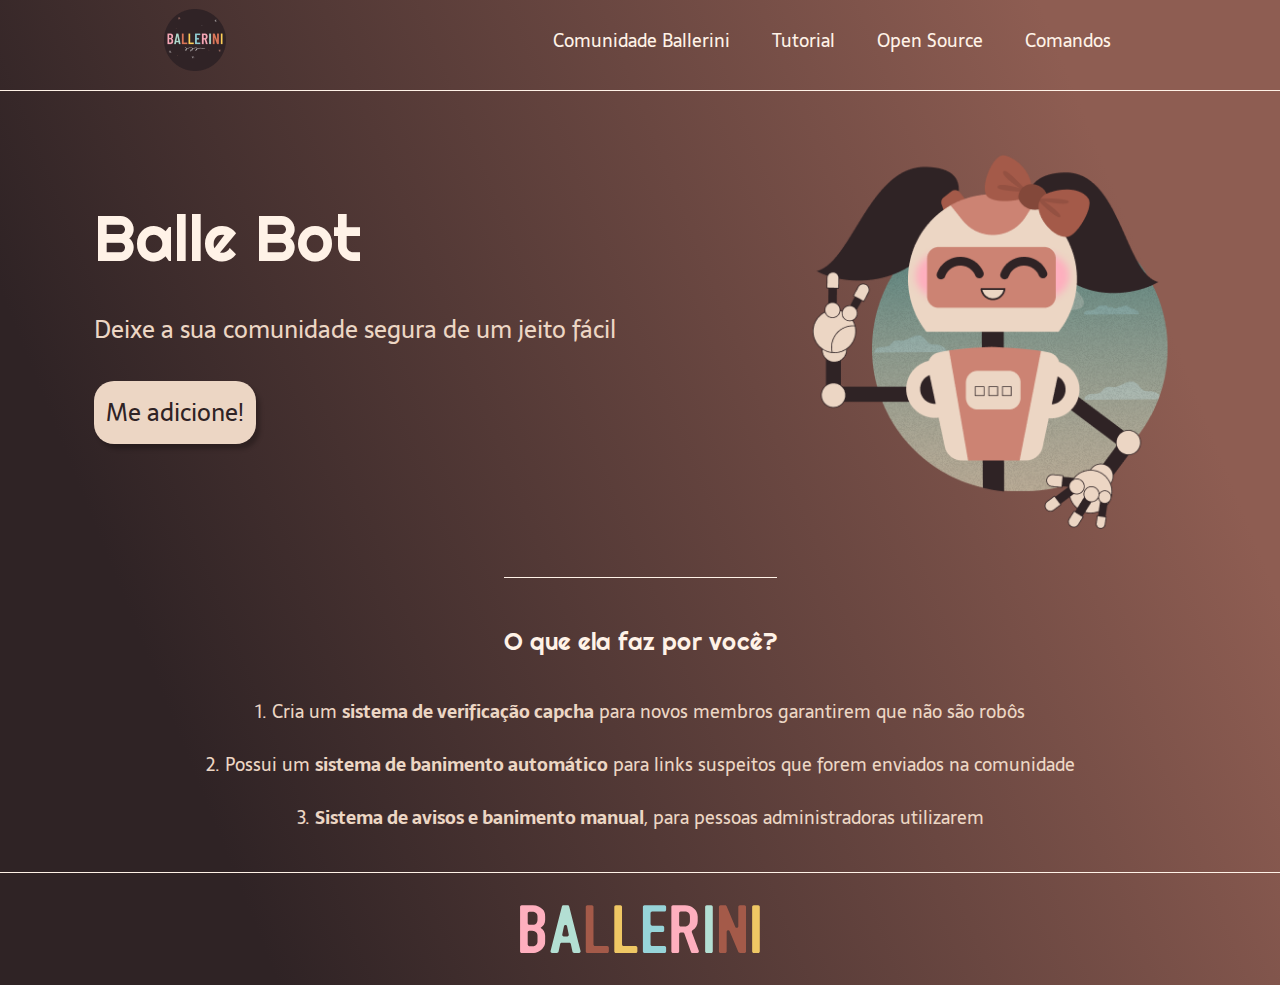
<file: Projetos/balle bot/index.html>
<!DOCTYPE html>
<html lang="pt-br">
<head>
    <meta charset="UTF-8">
    <meta http-equiv="X-UA-Compatible" content="IE=edge">
    <meta name="viewport" content="width=device-width, initial-scale=1.0">
    <link rel="shortcut icon" href="imagens/favicon.ico" type="image/x-icon">
    <title>Balle Bot</title>
    <link rel="stylesheet" href="style.css">
</head>
<body>
    <header class="page-one">
        <img class="header" src="imagens/logo.png" alt="Imagem Logo">
        <nav class="header">
            <a class="header" href="#">Comunidade Ballerini</a>
            <a class="header" href="#">Tutorial</a>
            <a class="header" href="#">Open Source</a>
            <a class="header" href="#">Comandos</a>
        </nav>
    </header>
    <main class="main-principal">
        <section class="main-principal">
            <div class="main-principal">
                <h1 class="main-principal">Balle Bot</h1>
                <h2 class="main-principal">Deixe a sua comunidade segura de um jeito fácil</h2>
                <button class="main-principal">Me adicione!</button>
            </div>
            <img class="main-principal" src="imagens/imagem bot.png" alt="Imagem Bot">
        </section>
        
        <section class="main-secundario">
            <h3 class="main-secundario">O que ela faz por você?</h3>
              <p class="main-secundario">1. Cria um <strong>sistema de verificação capcha</strong> para novos membros garantirem que não são robôs</p>
              <p class="main-secundario">2. Possui um <strong>sistema de banimento automático</strong> para links suspeitos que forem enviados na comunidade</p>
              <p class="main-secundario">3. <strong>Sistema de avisos e banimento manual</strong>, para pessoas administradoras utilizarem</p>
        </section>
    </main>
    <footer>
        <img class="footer" src="imagens/BALLERINI.svg" alt="Imagem BALLERINI">
    </footer>
</body>
</html>
</file>
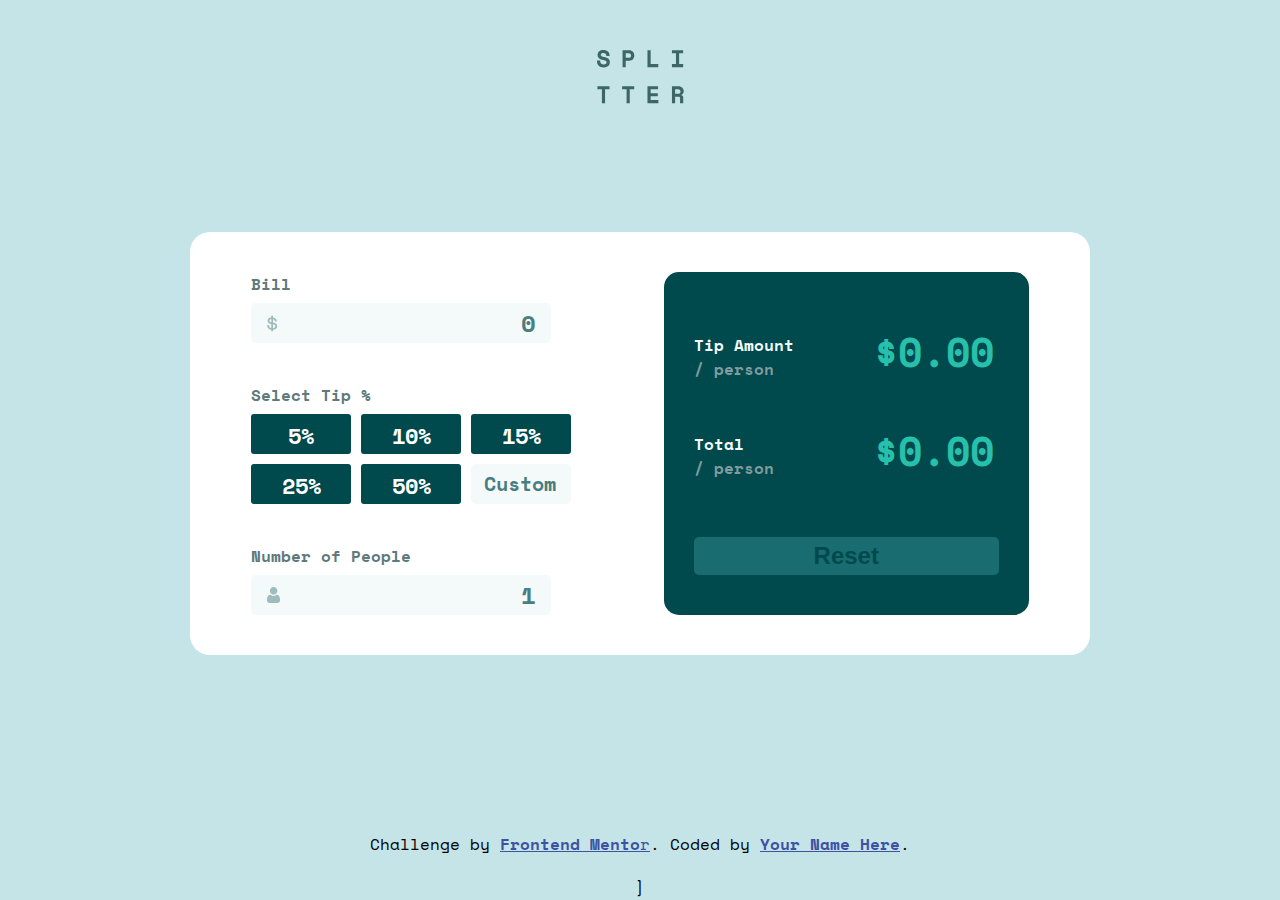
<file: Projetos/calculadora de gorjeta/index.html>
<!DOCTYPE html>
<html lang="en">
<head>
  <meta charset="UTF-8">
  <meta name="viewport" content="width=device-width, initial-scale=1.0"> <!-- displays site properly based on user's device -->

  <link rel="icon" type="image/png" sizes="32x32" href="./images/favicon-32x32.png">
  
  <title>Frontend Mentor | Tip calculator app</title>
  <link rel="stylesheet" href="styles/style.css">
</head>
<body>
  <header>
    <img src="images/logo.svg" alt="Logo" class="logo">
  </header>

  <main>
    <div class="inforDados">
      <p class="inforDados">Bill</p>
      <div class="containerIcon containerDollar">
        <img src="images/icon-dollar.svg" alt="Icon Dollar" class="iconDollar">
        <input type="number" placeholder="0" id="conta" name="conta">
      </div>

      <p class="inforDados selectPorce">Select Tip %</p>
      <div class="escolherPorc">
        <button id="btn5">5%</button>
        <button id="btn10">10%</button>
        <button id="btn15">15%</button>
        <button id="btn25">25%</button>
        <button id="btn50">50%</button>
        <input type="number" name="porcentagem" id="porcentagemCustom" placeholder="Custom" name='porcentagemCustom'>
      </div>

      
      <div class="pAviso">
        <p class="inforDados">Number of People</p>
        <span id="aviso"></span>
      </div>
      <div class="containerIcon">
        <input type="number" placeholder="1" id="peoples" name="peoples">
        <img src="images/icon-person.svg" alt="Icon Person" class="iconPerson">
      </div>
    </div>

    <div class="resultado">

      <div class="dados">
        <div class="containerDados">
            <p>Tip Amount <span>/ person</span></p>
          <span class="resulAmont">$0.00</span>
        </div>
        
        <div  class="containerDados">
            <p>Total <span>/ person</span></p>
          <span class="resulTotal">$0.00</span>
        </div> 
      </div>

      <button id="btnResete">Reset</button>
    </div>
  </main>
  
  <footer class="attribution">
    Challenge by <a href="https://www.frontendmentor.io?ref=challenge" target="_blank"><strong>Frontend Mento</strong>r</a>. 
    Coded by <a href="#"><strong>Your Name Here</strong></a>.
  </footer>

  <script src="scripts/script.js"></script>
</body>
</html>]
</file>
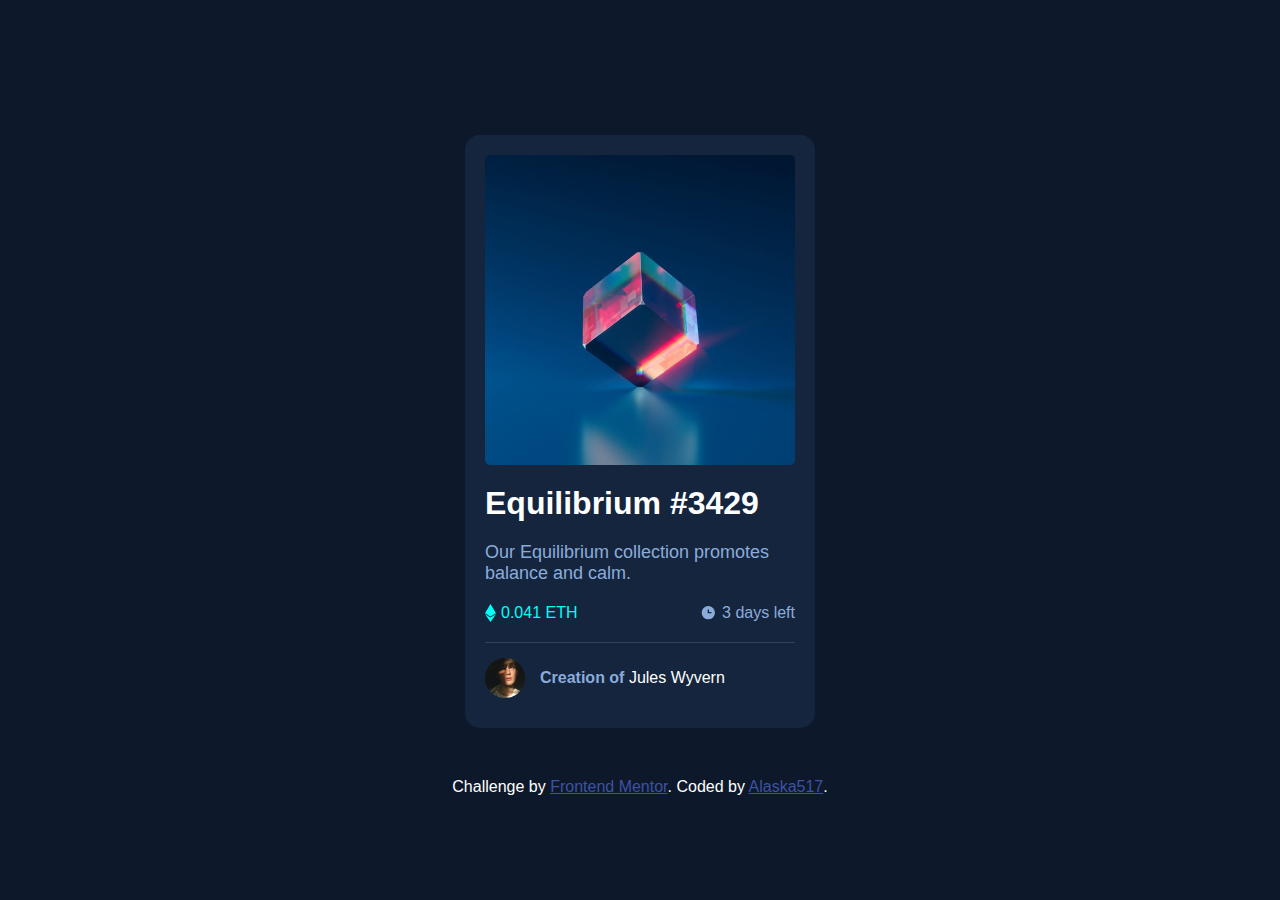
<file: Projetos/cartao nft/index.html>
<!DOCTYPE html>
<html lang="en">
<head>
  <meta charset="UTF-8">
  <meta name="viewport" content="width=device-width, initial-scale=1.0"> <!-- displays site properly based on user's device -->

  <link rel="icon" type="image/png" sizes="32x32" href="./images/favicon-32x32.png">
  
  <title>Frontend Mentor | NFT preview card component</title>
  <link rel="stylesheet" href="styles/styles.css">

  <!-- Feel free to remove these styles or customise in your own stylesheet 👍 -->
</head>
<body>

  <main>
      <section>

            <div class="background-equilibrium">
                <img src="images/icon-view.svg" alt="View">
           </div>
        <img class="equilibrium" src="images/image-equilibrium.jpg" alt="Image Equilibrium">
        <h1 class="equilibrium">Equilibrium #3429</h1>
        <p class="equilibrium">Our Equilibrium collection promotes balance and calm.</p>
        <div class="container">
            <div class="ethereum">
                <img class="ethereum" src="images/icon-ethereum.svg" alt="icon-ethereum">
                <span class="ethereum">0.041 ETH</span>
            </div>
            <div class="clock">
               <img src="images/icon-clock.svg" alt="icon-clock">
               <span class="clock">3 days left</span>
            </div>
        </div>

        <div class="wyvern">
           <img class="avatar" src="images/image-avatar.png" alt="Image Avatar">
           <p  class="wyvern"><strong class="wyvern">Creation of</strong> <span class="wyvern">Jules Wyvern</span></p>
        </div>
      </section>
  </main>

  <footer>
    <p class="attribution">
      Challenge by <a href="https://www.frontendmentor.io?ref=challenge" target="_blank">Frontend Mentor</a>.
      Coded by <a href="#">Alaska517</a>.
    </p>
  </footer>
</body>
</html>
</file>
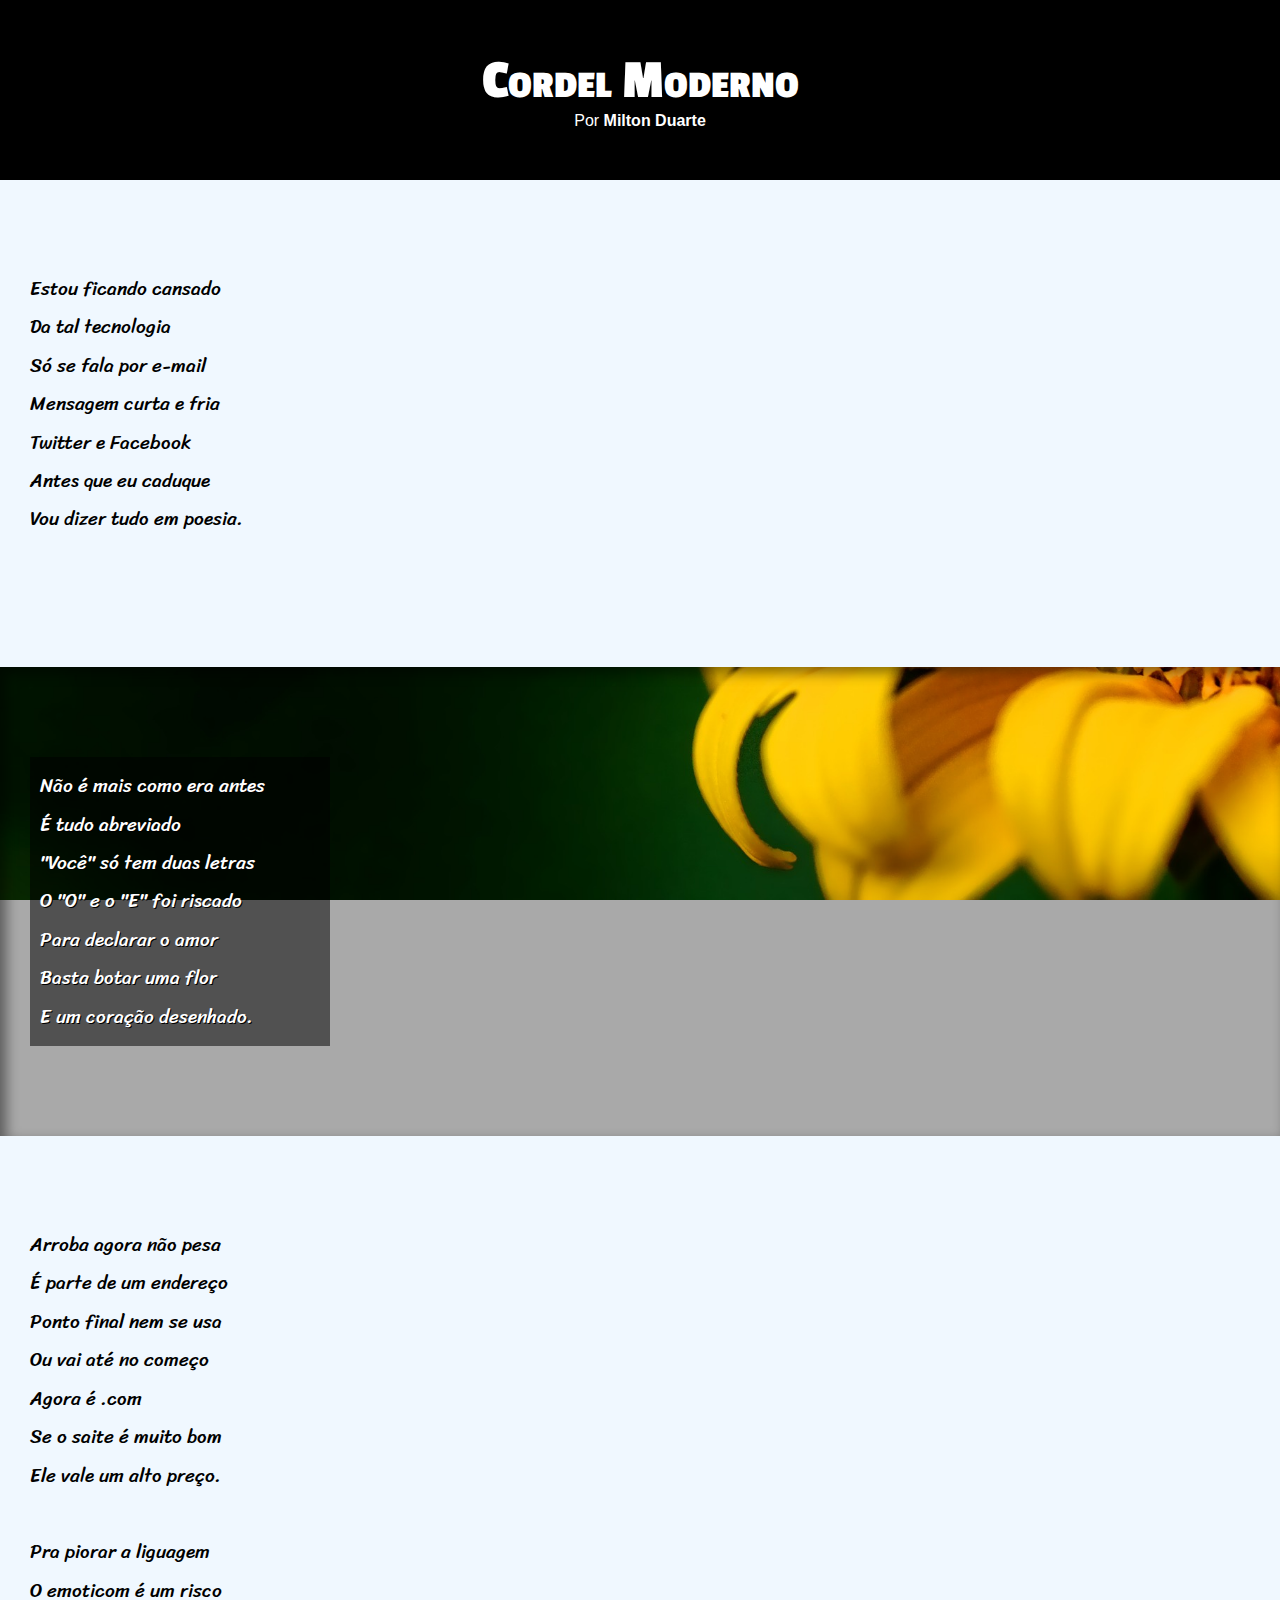
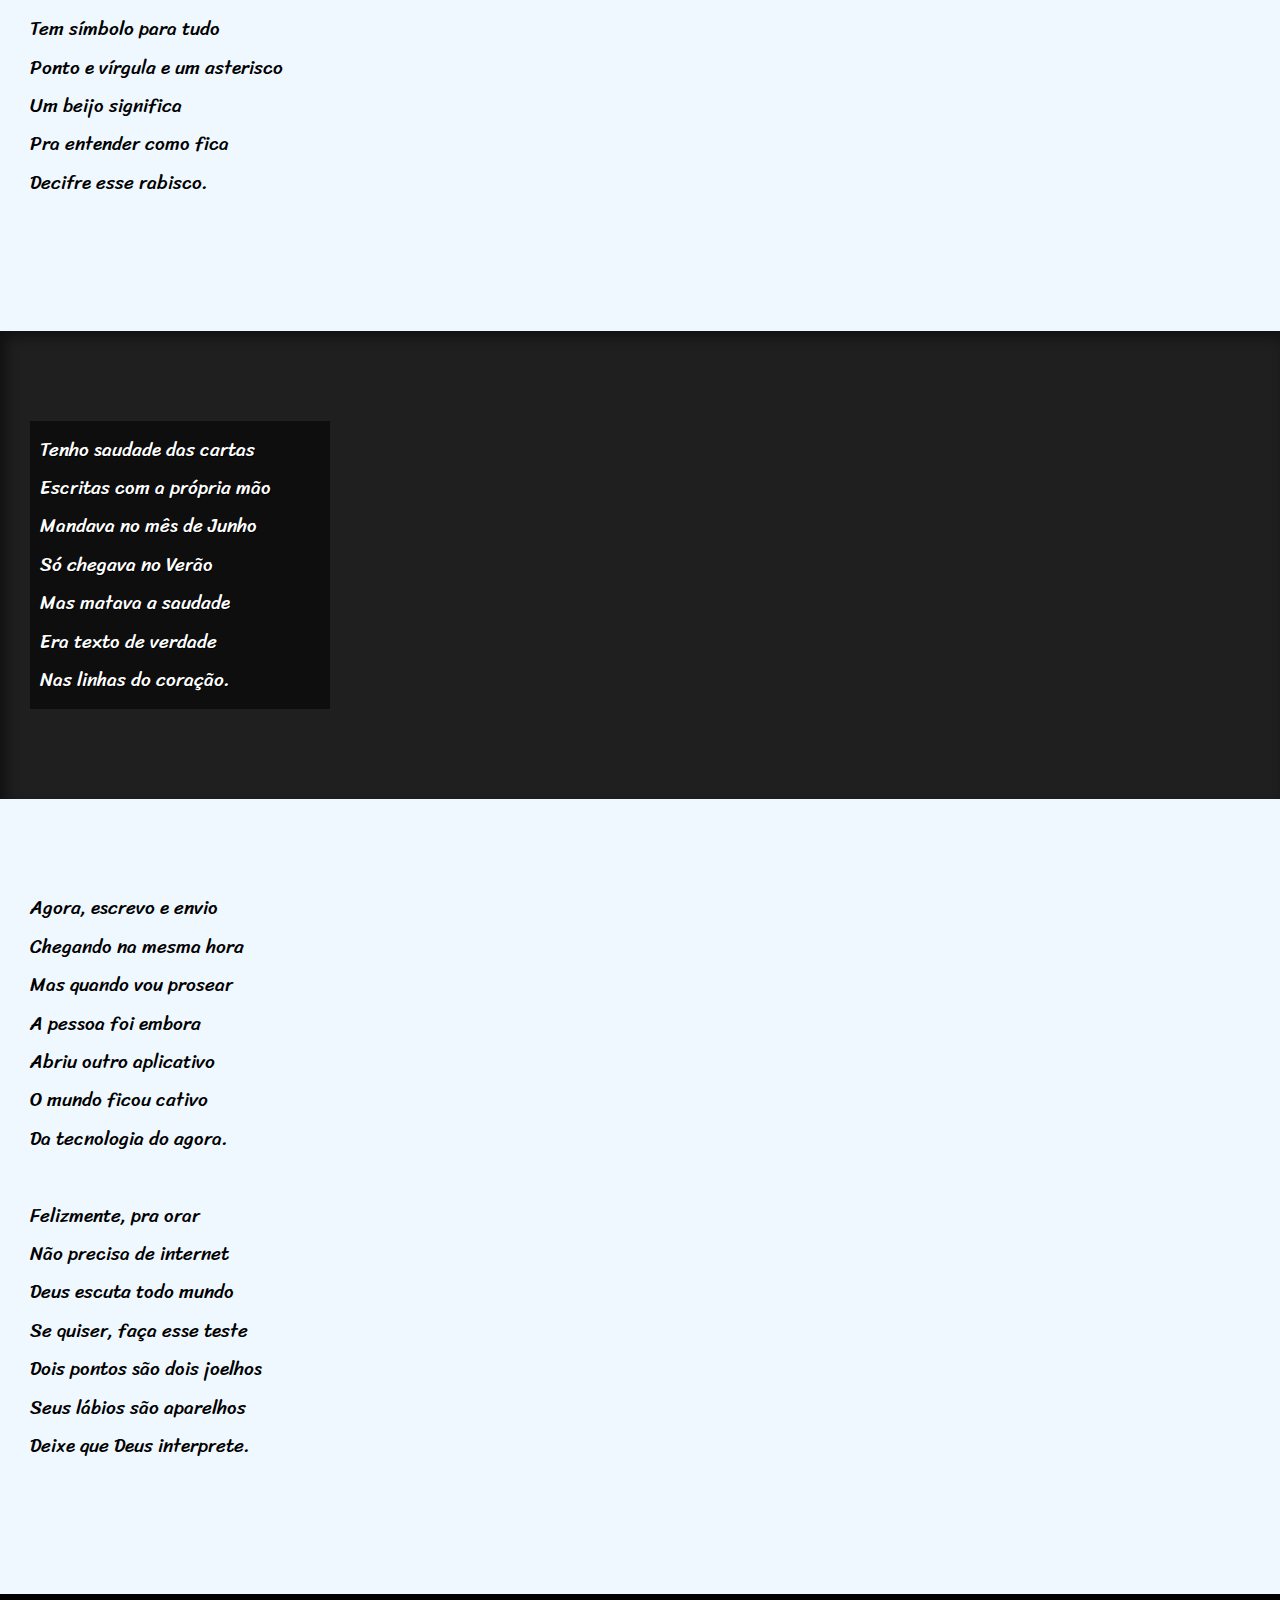
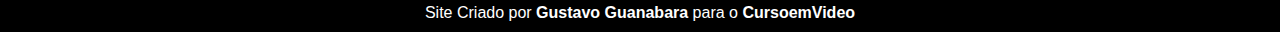
<file: Projetos/Cordel/index.html>
<!DOCTYPE html>
<html lang="pt-br">
<head>
    <meta charset="UTF-8">
    <meta http-equiv="X-UA-Compatible" content="IE=edge">
    <meta name="viewport" content="width=device-width, initial-scale=1.0">
    <title>Projeto Cordel</title>
    <link rel="stylesheet" href="styles/style.css">
</head>
<body>
    <header>
        <h1>Cordel Moderno</h1>
        <p>Por <a href="https://www.recantodasletras.com.br/poesias/3186743" target="_blank">Milton Duarte</a></p>
    </header>

    <section class="normal">
        <p>
            Estou ficando cansado <br>
            Da tal tecnologia <br>
            Só se fala por e-mail <br>
            Mensagem curta e fria <br>
            Twitter e Facebook <br>
            Antes que eu caduque <br>
            Vou dizer tudo em poesia.
        </p>
    </section>


    <section class="imagem" id="img1">
        <p>
            Não é mais como era antes <br>
            É tudo abreviado <br>
            "Você" só tem duas letras <br>
            O "O" e o "E" foi riscado <br>
            Para declarar o amor <br>
            Basta botar uma flor <br>
            E um coração desenhado.
        </p>
    </section>


    <section class="normal">
            <p>
                Arroba agora não pesa <br>
                É parte de um endereço <br>
                Ponto final nem se usa <br>
                Ou vai até no começo <br>
                Agora é .com <br>
                Se o saite é muito bom <br>
                Ele vale um alto preço. <br>
            </p>


            <p>
                Pra piorar a liguagem <br>
                O emoticom é um risco <br>
                Tem símbolo para tudo <br>
                Ponto e vírgula e um asterisco <br>
                Um beijo significa <br>
                Pra entender como fica <br>
                Decifre esse rabisco.
            </p>
    </section>



    <section class="imagem" id="img2">
        <p>
            Tenho saudade das cartas <br>
            Escritas com a própria mão <br>
            Mandava no mês de Junho <br>
            Só chegava no Verão <br>
            Mas matava a saudade <br>
            Era texto de verdade <br>
            Nas linhas do coração.
        </p>
    </section>


    <section class="normal">
            <p>
                Agora, escrevo e envio <br>
                Chegando na mesma hora <br>
                Mas quando vou prosear <br>
                A pessoa foi embora <br>
                Abriu outro aplicativo <br>
                O mundo ficou cativo <br>
                Da tecnologia do agora. <br>
            </p>


            <p>
                Felizmente, pra orar <br>
                Não precisa de internet <br>
                Deus escuta todo mundo <br>
                Se quiser, faça esse teste <br>
                Dois pontos são dois joelhos <br>
                Seus lábios são aparelhos <br>
                Deixe que Deus interprete.
            </p>
    </section>

    <footer>
        <p>
            Site Criado por <a href="https://github.com/gustavoguanabara" target="_blank">Gustavo Guanabara</a> para o <a href="https://www.youtube.com/c/CursoemVídeo" target="_blank">CursoemVideo</a>
        </p>
    </footer>
</body>
</html>
</file>
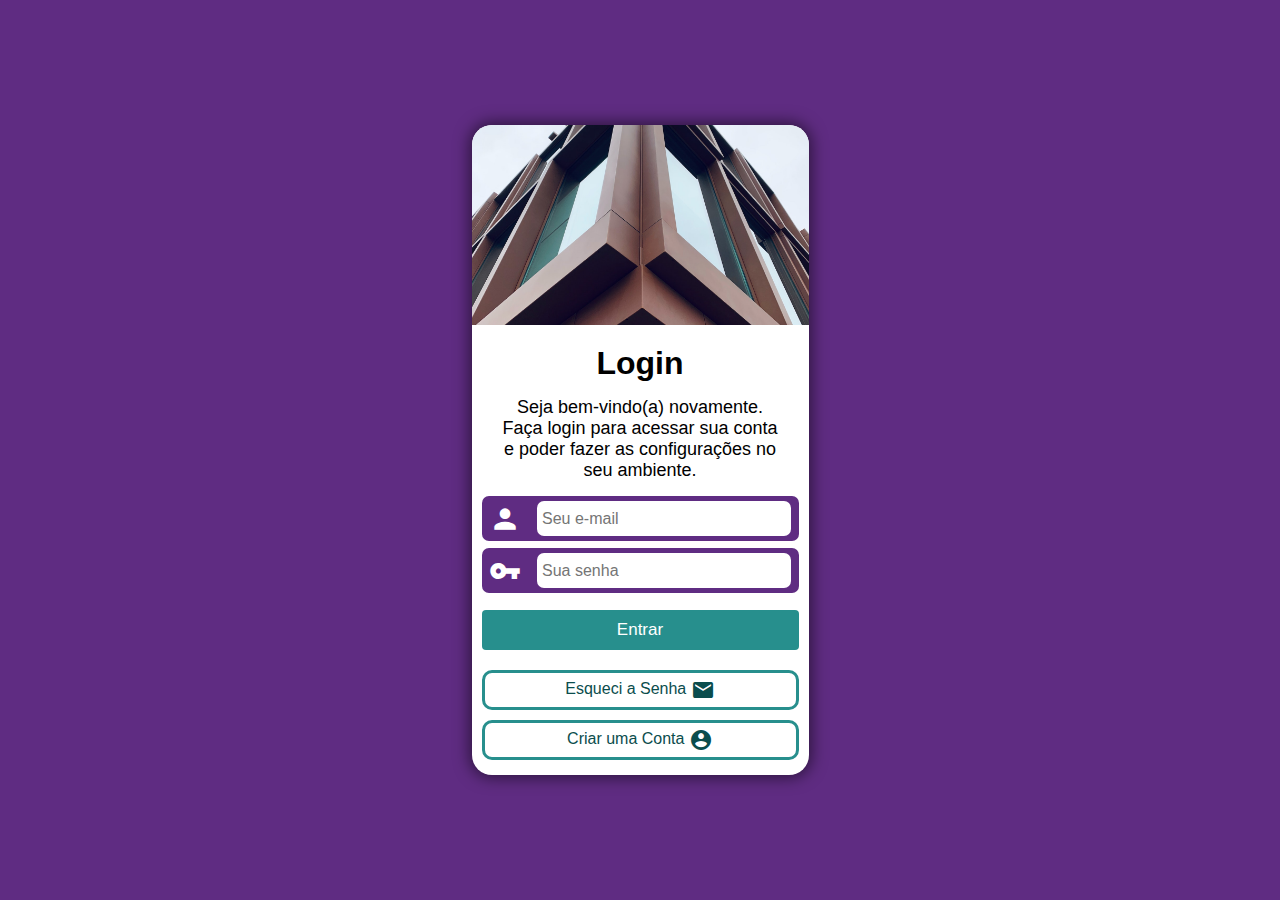
<file: Projetos/login/index.html>
<!DOCTYPE html>
<html lang="pt-br">
<head>
    <meta charset="UTF-8">
    <meta name="viewport" content="width=device-width, initial-scale=1.0">
    <title>Login</title>
    <link href="https://fonts.googleapis.com/icon?family=Material+Icons"
      rel="stylesheet">
    <link rel="stylesheet" href="styles/style.css" media="all">
</head>
<body>
    <main>
        <div id="img">
            <!--Image added by CSS-->
        </div>

        <div id="form">
            <h1>Login</h1>
            <p>Seja bem-vindo(a) novamente. Faça login para acessar sua conta e poder fazer as configurações no seu ambiente.</p>
            
            <form action="login.php">
                <div id="divEmail">
                    <span class="material-icons">person</span>
                    <input type="email" name="email" id="id-email" placeholder="Seu e-mail">
                </div>
                <div id="divPassword">
                    <span class="material-icons">vpn_key</span>
                    <input type="password" name="password" id="i-password" placeholder="Sua senha">
                </div>
                <input type="submit" value="Entrar">
                <a href="forgotPassword.html">Esqueci a Senha <span class="material-icons">email</span></a>
                <a href="createAccount.html">Criar uma Conta <span class="material-icons">account_circle</span></a>
            </form>
        </div>
    </main>
</body>
</html>
</file>
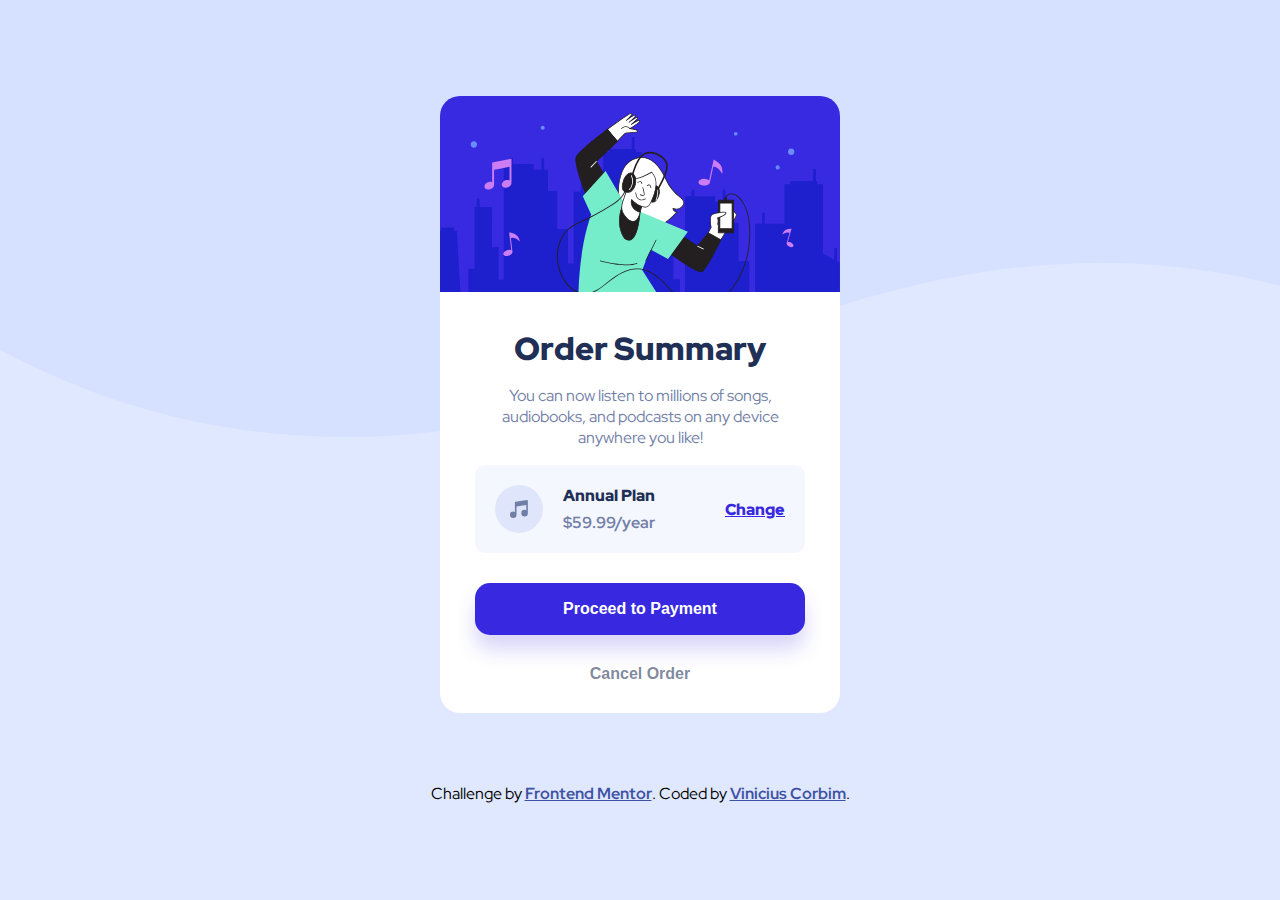
<file: Projetos/order summary/index.html>
<!DOCTYPE html>
<html lang="en">
<head>
  <meta charset="UTF-8">
  <meta name="viewport" content="width=device-width, initial-scale=1.0"> <!-- displays site properly based on user's device -->

  <link rel="icon" type="image/png" sizes="32x32" href="./images/favicon-32x32.png">
  
  <title>Frontend Mentor | Order summary card</title>
  <link rel="stylesheet" href="styles/style.css">
</head>
<body>

  <section>
    <img src="images/illustration-hero.svg" alt="Illustration-Hero" class="illustrationImage">
    <div class="containerSummary">
      <h1>Order Summary</h1>
      <p>
        You can now listen to millions of songs, audiobooks, and podcasts on any
        device anywhere you like!
      </p>
    </div>

    <div class="containerPlan">
      <div class="imageMusicPlan">
        <img src="images/icon-music.svg" alt="Icon-Music" class="iconMusic">
        <div class="spansPlan">
          <span class="plan">Annual Plan</span>
          <span class="planYear">$59.99/year</span>
        </div>
      </div>
      <a href="#" class="change">Change</a>
    </div>

    <div class="containerButtons">
      <button class="payment">Proceed to Payment</button>
      <button class="cancel">Cancel Order</button>
    </div>
  </section>

  <div class="attribution">
    Challenge by <a href="https://www.frontendmentor.io?ref=challenge" target="_blank"><strong>Frontend Mentor</strong></a>. 
    Coded by <a href="https://github.com/ViniciusCorbim" target="_blank"><strong>Vinicius Corbim</strong></a>.
  </div>
</body>
</html>
</file>
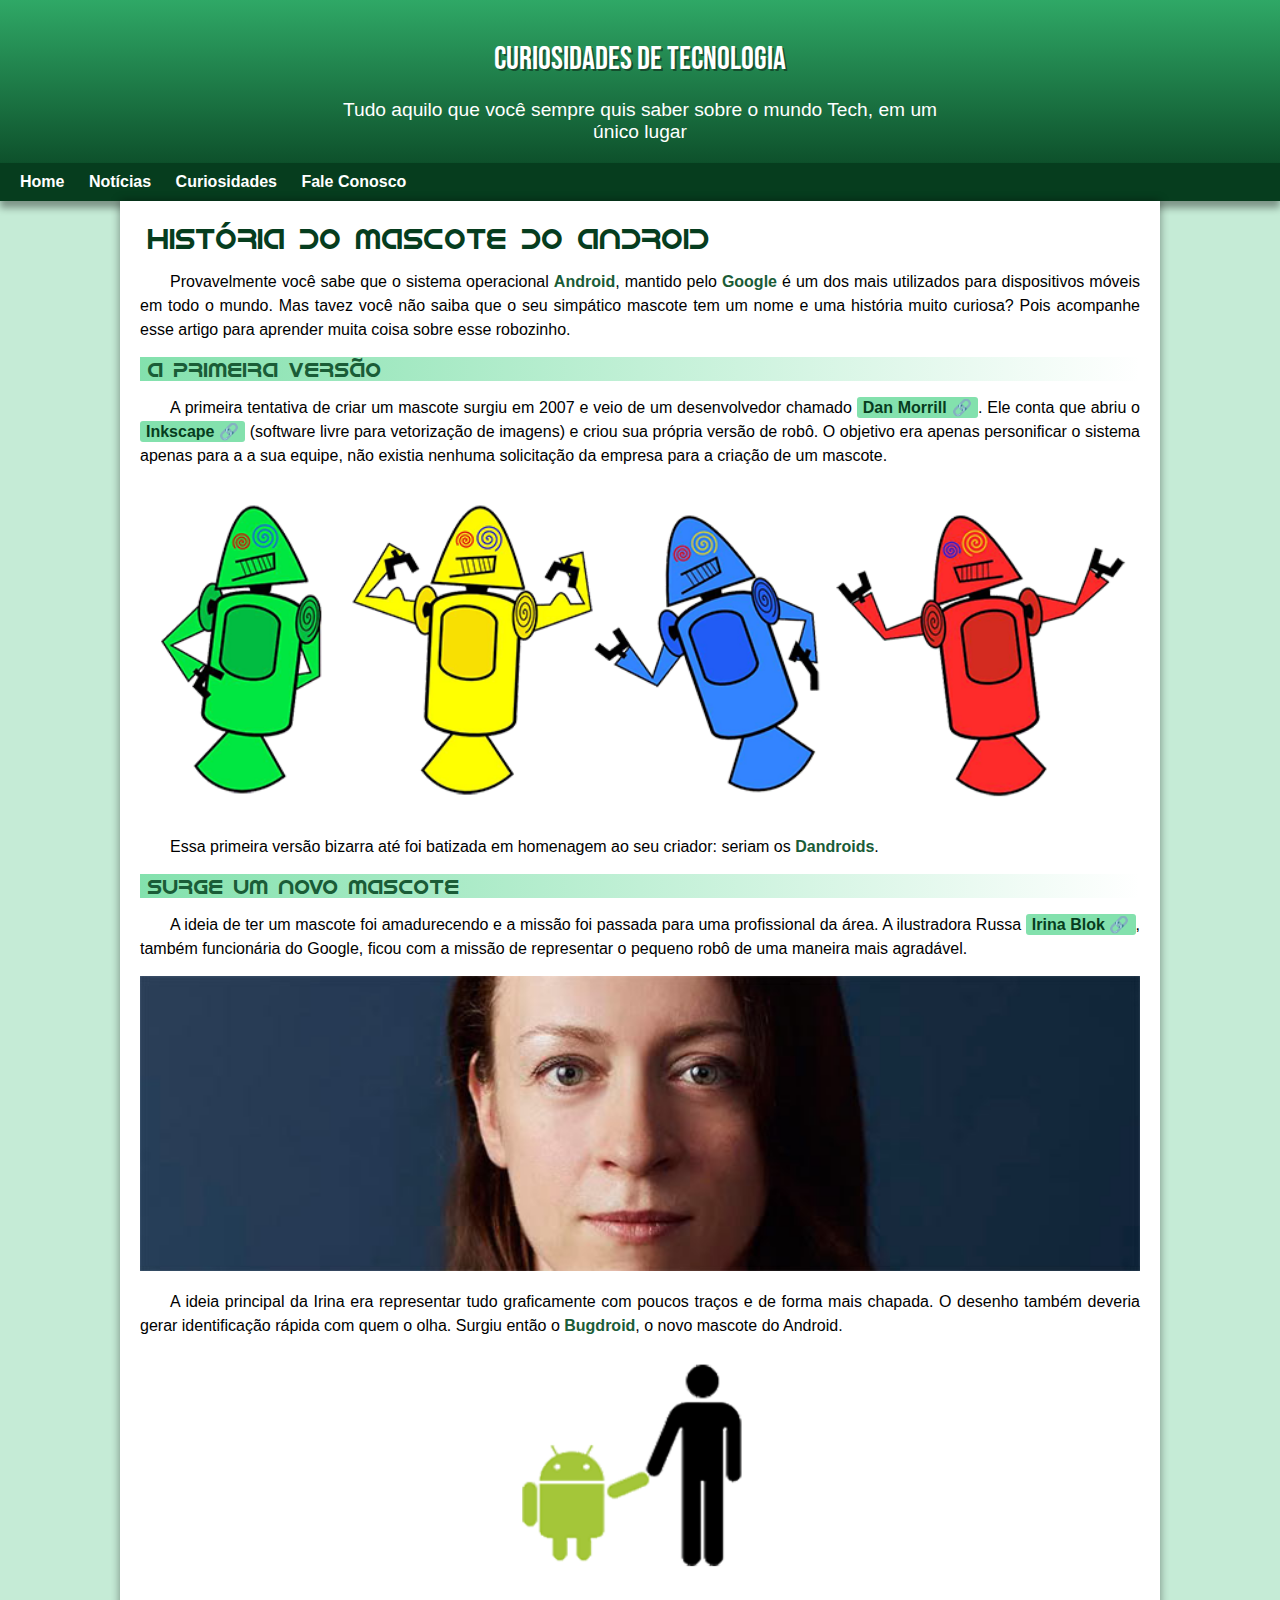
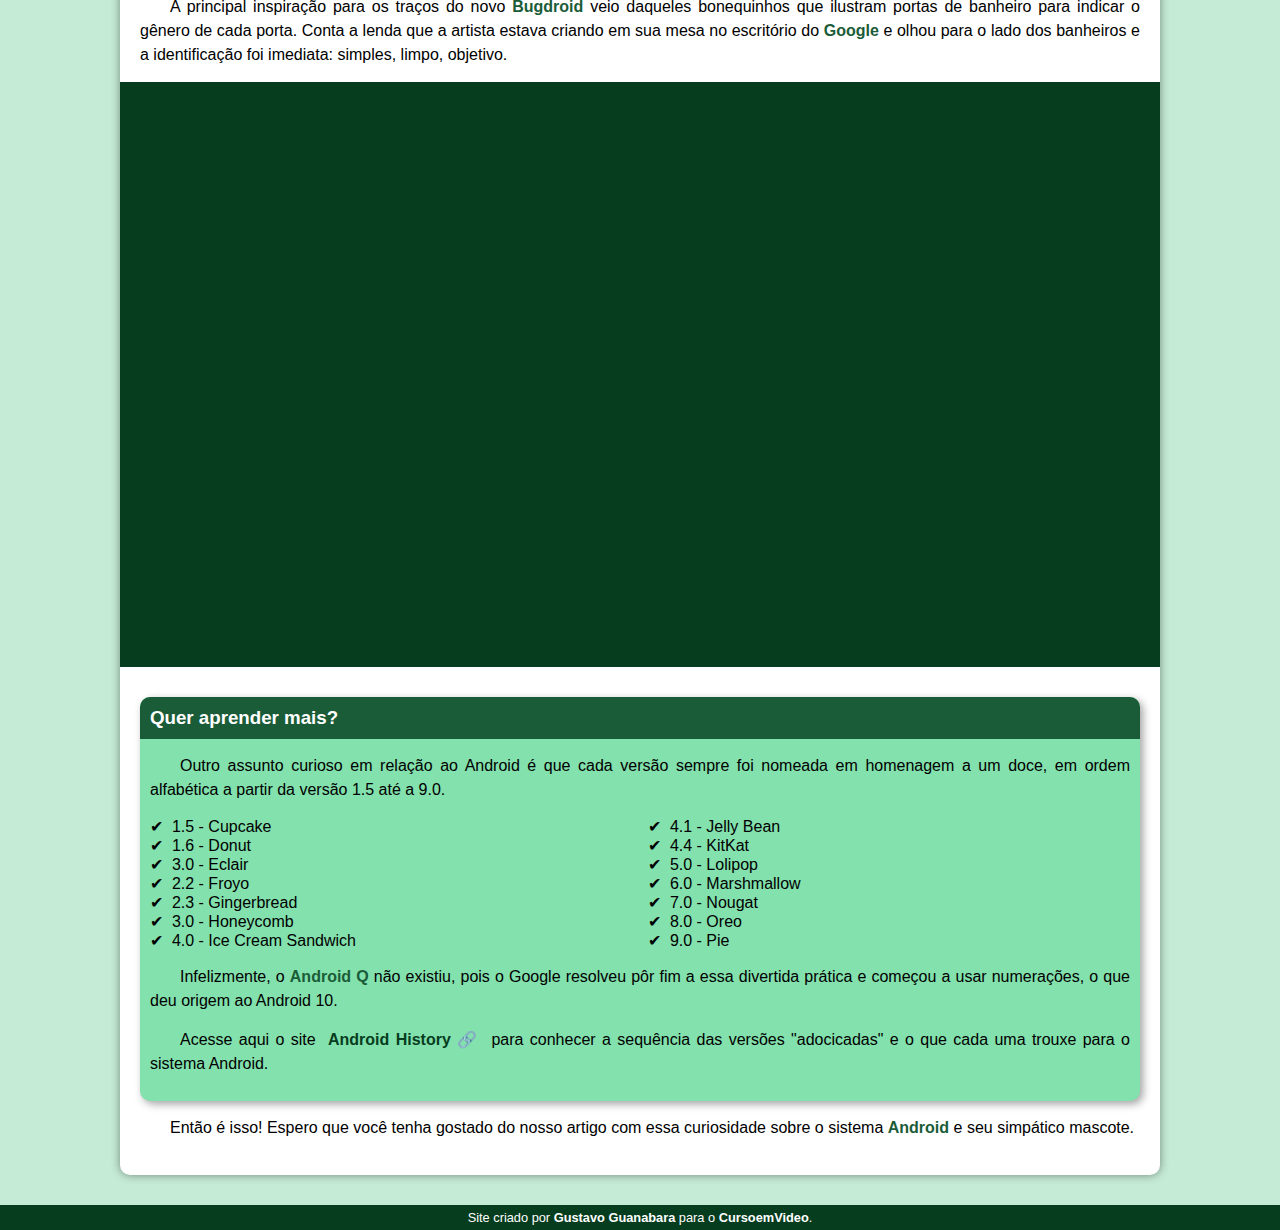
<file: Projetos/android/android.html>
<!DOCTYPE html>
<html lang="pt-br">

<head>
    <meta charset="UTF-8">
    <meta http-equiv="X-UA-Compatible" content="IE=edge">
    <meta name="viewport" content="width=device-width, initial-scale=1.0">
    <link rel="shortcut icon" href="pacote-projeto-d010/imagens/favicon.ico" type="image/x-icon">
    <title>Como surgiu o mascote do Androide?</title>
    <link rel="stylesheet" href="style.css">
</head>

<body>
    <header>
        <h1 class="titulo_header">Curiosidades de Tecnologia</h1>
        <p class="paragrafo_header">Tudo aquilo que você sempre quis saber sobre o mundo Tech, em um único lugar</p>
        <nav>
            <a class="header" href="#">Home</a>
            <a class="header" href="#">Notícias</a>
            <a class="header" href="#">Curiosidades</a>
            <a class="header" href="#">Fale Conosco</a>
        </nav>
    </header>
    <main>
        <article>
            <h1 class="main_prin">História do Mascote do Android</h1>
            <p>
                Provavelmente você sabe que o sistema operacional <strong>Android</strong>, mantido pelo
                <strong>Google</strong> é um dos mais
                utilizados para dispositivos móveis em todo o mundo. Mas tavez você não saiba que o seu simpático
                mascote tem um nome e uma história muito curiosa? Pois acompanhe esse artigo para aprender muita
                coisa sobre esse robozinho.
            </p>
            <h2 class="main_prin">A primeira versão</h2>
            <p>A primeira tentativa de criar um mascote surgiu em 2007 e veio de um desenvolvedor chamado <a
                    class="externo"
                    href="https://androidcommunity.com/dan-morrill-shows-us-the-android-mascot-that-almost-was-20130103/"
                    target="_blank">Dan Morrill</a>.
                Ele conta que abriu o <a class="externo" href="https://inkscape.org/pt-br/" target="_blank">Inkscape</a>
                (software livre para vetorização de imagens) e criou sua própria versão
                de robô. O objetivo era apenas personificar o sistema apenas para a a sua equipe, não existia nenhuma
                solicitação da empresa para a criação de um mascote.
            </p>

            <picture>
                <source media="(max-width: 670px )" srcset="pacote-projeto-d010/imagens/dan-droids-pq.png">
                <img src="pacote-projeto-d010/imagens/dan-droids.png" alt="Imagem Dandroids">
            </picture>

            <p>Essa primeira versão bizarra até foi batizada em homenagem ao seu criador: seriam os
                <strong>Dandroids</strong>.</p>

            <h2 class="main_prin">Surge um novo mascote</h2>

            <p>A ideia de ter um mascote foi amadurecendo e a missão foi passada para uma profissional da área.
                A ilustradora Russa <a class="externo" href="https://www.irinablok.com/android" target="_blank">Irina
                    Blok</a>, também funcionária do Google, ficou com a missão de representar o
                pequeno robô de uma maneira mais agradável.
            </p>

            <picture>
                <source media="(max-width: 670px)" srcset="pacote-projeto-d010/imagens/irina-blok-pq.jpg">
                <img src="pacote-projeto-d010/imagens/irina-blok.jpg" alt="Imagem Irina Blok">
            </picture>

            <p>A ideia principal da Irina era representar tudo graficamente com poucos traços e de forma mais chapada.
                O desenho também deveria gerar identificação rápida com quem o olha. Surgiu então o
                <strong>Bugdroid</strong>, o novo
                mascote do Android.
            </p>

            <img class="pequeno" src="pacote-projeto-d010/imagens/bugdroid.png" alt="Imagem Bugdroid">

            <p>A principal inspiração para os traços do novo <strong>Bugdroid</strong> veio daqueles bonequinhos que
                ilustram portas de
                banheiro para indicar o gênero de cada porta. Conta a lenda que a artista estava criando em sua mesa no
                escritório do <strong>Google</strong> e olhou para o lado dos banheiros e a identificação foi imediata:
                simples, limpo,
                objetivo.
            </p>

            <div class="video"><iframe width=500px height=315px src="https://www.youtube.com/embed/l2UDgpLz20M"
                    title="YouTube video player" frameborder="0"
                    allow="accelerometer; autoplay; clipboard-write; encrypted-media; gyroscope; picture-in-picture"
                    allowfullscreen></iframe></div>

            <aside>
                <h3 class="main_prin">Quer aprender mais?</h3>

                <p>Outro assunto curioso em relação ao Android é que cada versão sempre foi nomeada em homenagem a um
                    doce, em ordem alfabética a partir da versão 1.5 até a 9.0.
                </p>

                <ul>
                    <li>1.5 - <abbr title="Bolo de Copo">Cupcake</abbr></li>
                    <li>1.6 - <abbr title="Rosquinha">Donut</abbr></li>
                    <li>3.0 - <abbr title="Bomba">Eclair</abbr></li>
                    <li>2.2 - <abbr title="Iogurte Congelado">Froyo</abbr></li>
                    <li>2.3 - <abbr title="Biscoito de Gengibre">Gingerbread</abbr></li>
                    <li>3.0 - <abbr title="Favo de Mel">Honeycomb</abbr></li>
                    <li>4.0 - <abbr title="Sanduíche de Sorvete">Ice Cream Sandwich</abbr></li>
                    <li>4.1 - <abbr title="Jujuba">Jelly Bean</abbr></li>
                    <li>4.4 - <abbr title="Kitket">KitKat</abbr></li>
                    <li>5.0 - <abbr title="Pirulito">Lolipop</abbr></li>
                    <li>6.0 - <abbr title="Marshemellow">Marshmallow</abbr></li>
                    <li>7.0 - <abbr title="Torrone">Nougat</abbr></li>
                    <li>8.0 - <abbr title="Oreo">Oreo</abbr></li>
                    <li>9.0 - <abbr title="Torta">Pie</abbr></li>
                </ul>

                <p>Infelizmente, o <strong>Android Q</strong> não existiu, pois o Google resolveu pôr fim a essa
                    divertida prática e
                    começou a usar numerações, o que deu origem ao Android 10.
                </p>

                <p>Acesse aqui o site <a class="externo" href="https://www.android.com/intl/pt-BR_br/what-is-android/"
                        target="_blank">Android History</a> para conhecer a sequência das versões "adocicadas" e o que
                    cada uma
                    trouxe para o sistema Android.
                </p>
            </aside>

            <p>Então é isso! Espero que você tenha gostado do nosso artigo com essa curiosidade sobre o sistema
                <strong>Android</strong>
                e seu simpático mascote.
            </p>
        </article>
    </main>
    <footer>
        <p>Site criado por <a class="footer" href="https://gustavoguanabara.github.io" target="_blank"><strong>Gustavo
                    Guanabara</strong></a> para o <a class="footer" href="https://www.youtube.com/curso%20em%20video"
                target="_blank"><strong>CursoemVideo</strong>.</p></a>
    </footer>
</body>

</html>
</file>
<file: Projetos/balle bot/style.css>
@import url('https://fonts.googleapis.com/css2?family=Righteous&display=swap');
@import url('https://fonts.googleapis.com/css2?family=Sarala:wght@400;700&display=swap');
:root{
    --font1: 'Righteous', sans-serif;
    --font2: 'Sarala', sans-serif;

    --cor1: #FFF2E7;
    --cor2: #ECD6C4;
    --cor3: #8E5D52;
    --cor4: #302426;
    --cor5: #2F2325;
}

*{
    margin: 0;
    padding: 0;
    box-sizing: border-box;
    text-decoration: none;
}

body{
    background-image: linear-gradient(68.15deg, #2F2325 16.62%, #8E5D52 85.61%);
    overflow-x: hidden;
    min-width: 100vw;
    min-height: 100vh;
    display: flex;
    flex-direction: column;
    justify-content: space-between;
}

header.page-one{
    display: flex;
    justify-content: space-around;
    align-items: center;
    height: 80px;
    padding: 0 5px 0;
    margin-bottom: 10px;
}
img.header{
    padding-right: 5px;
}
nav.header{
    display: flex;
    gap: 32px;
}
nav a.header{
    font-family: var(--font2);
    font-weight: normal;
    font-size: 18px;
    color: var(--cor1);
    padding: 5px;
    border-radius: 10px;
    transition-duration: 0.5s;
}
nav a.header:hover{
    background-color: var(--cor1);
    color: var(--cor5);
}

main.main-principal{
    border-top: 0.4px solid var(--cor1);
}
section.main-principal{
    display: flex;
    justify-content: space-around;
    align-items: center;
    margin-top: 20px;
}
div.main-principal{
    display: flex;
    flex-direction: column;
    gap: 32px;
    align-items: flex-start;
}
h1.main-principal{
    font-family: var(--font1);
    font-weight: normal;
    font-size: 64px;
    color: var(--cor1);
}
h2.main-principal{
    font-family: var(--font2);
    font-weight: normal;
    font-size: 24px;
    color: var(--cor2);
}
button.main-principal{
    font-family: var(--font2);
    font-weight: normal;
    font-size: 24px;
    color: var(--cor5);
    background-color: var(--cor2);
    border: none;
    cursor: pointer;
    padding: 12px;
    border-radius: 20px;
    box-shadow: 4px 5px 4px rgba(0, 0, 0, 0.25);
}
button.main-principal:hover{
    background-color: #b3a295;
}

img.main-principal{
    width: 30%;
    min-width: 200px;
}

section.main-secundario{
    margin: 48px 0px 40px;
    display: flex;
    flex-direction: column;
    align-items: center;
    gap: 24px;
    text-align: center;
}
h3.main-secundario{
    font-family: var(--font1), sans-serif;
    font-weight: normal;
    font-size: 24px;
    color: var(--cor1);
    border-top: 0.4px solid var(--cor1);
    padding-top: 48px;
    margin-bottom: 16px;
}
p.main-secundario{
    font-family: var(--font2);
    font-weight: normal;
    font-size: 18px;
    color: var(--cor2);
}
footer{
    border-top: 0.4px solid var(--cor1);
    padding: 32px;
}
img.footer{
    display: block;
    margin: auto;
    max-height: 48px;
}


@media (max-width: 763px){
    div.main-principal{
        text-align: center;
        align-items: center;
        margin-top: 30px;
    }
    h2.main-principal{
        font-size: 18px;
    }
}
@media (max-width: 690px){
    nav.header{
        gap: 16px;
        align-items: center;
    }
}
@media (max-width: 670px){
    section.main-principal{
        flex-direction: column;
        gap: 20px;
    }
    h2.main-principal{
        font-size: 24px;
    }
}
@media (max-width: 610px){
    nav a.header{
        font-size: 16px;
    }
}
@media (max-width: 545px){
    nav.header{
        display: flex;
        gap: 10px;
        text-align: center;
    }
    h2.main-principal{
        font-size: 20px;
    }
}
@media (max-width: 410px){
    header.page-one{
        display: flex;
        flex-direction: column;
        align-items: center;
        justify-content: center;
        gap: 10px;
        margin: 35px 0 45px;
    }
    img.header{
        padding: 0;
    }
    nav.header{
        display: flex;
        gap: 10px;
        justify-content: space-evenly;
        padding: 0 5px 0;
    }
}
@media(max-width: 370px){
    body{
        background-image: none;
        background-color: hsl(11, 26%, 33%);
    }
    header.page-one{
        width: 100vw;
        height: auto;
        margin: 20px 0 20px;
    }
    nav.header{
        width: 100vw;
    }
}
@media(max-width: 350px){
    nav.header{
        flex-wrap: wrap;
        justify-content: center;
    }
    nav a.header{
        font-size: 19px;
        padding-right: 10px;
    }
    footer{
        padding: 32px 0 32px;
    }
    img.footer{
        max-height: 48px;
    }
}
@media(max-width: 250px){
    img.footer{
        width: 90%;
    }
}
</file>
<file: Projetos/calculadora de gorjeta/styles/style.css>
@import url('https://fonts.googleapis.com/css2?family=Space+Mono:wght@400;700&display=swap');

:root{
    --fontePrincipal: 'Space Mono';
    --color1: hsl(172, 67%, 45%);  /* Strong cyan        */
    --color2: hsl(183, 100%, 15%); /* Very dark cyan     */
    --color25: hsl(183, 64%, 27%);
    --color3: hsl(186, 14%, 43%);  /* Dark grayish cyan  */
    --color4: hsl(184, 14%, 56%);  /* Dark grayish cyan  */
    --color5: hsl(185, 41%, 84%);  /* Light grayish cyan */
    --color6: hsl(189, 41%, 97%);  /* Light grayish cyan */
    --color7: hsla(172, 78%, 64%, 0.623);
}

*{
    margin: 0px;
    padding: 0px;
    box-sizing: border-box;
}
body{
    font-family: var(--fontePrincipal), Arial, Helvetica, sans-serif;
    background-color: var(--color5);
    overflow-x: hidden;
    display: flex;
    flex-direction: column;
    justify-content: center;
    align-items: center;
    min-width: 100vw;
    min-height: 100vh;
}
header{
    margin: 50px auto 50px;
    width: 100vw;
}
img.logo{
    display: block;
    margin: auto;
}
main{
    display: flex;
    margin: auto;
    justify-content: space-around;
    gap: 50px;
    align-self: center;
    padding: 40px;
    background-color: white;
    border-radius: 20px;
    width: 900px;
}
div.inforDados p.inforDados{
    color: var(--color3);
    font-weight: 700;
}
div.pAviso{
    display: flex;
    justify-content: space-between;
}
span#aviso{
    color: rgba(209, 8, 8, 0.674);
    font-weight: 700;
}
div.escolherPorc{
    display: grid;
    grid-template-columns: 100px 100px 100px;
    grid-template-rows: 40px 40px;
    gap: 10px;
    margin-bottom: 40px;
}
.buttonSelect{
    background-color: var(--color1) !important;
    color: var(--color2) !important;
}
div.escolherPorc button{
    background-color: var(--color2);
    border: none;
    border-radius: 3px;
    font-size: 22px;
    padding: 5px;
    color: white;
    font-family: var(--fontePrincipal), Arial, Helvetica, sans-serif;
    font-weight: 700;
}
div.escolherPorc button:hover{
    background-color: var(--color7);
    cursor: pointer;
    color: var(--color2);
}
#porcentagemCustom{
    width: auto;
    font-size: 20px;
}
.ativada{
    border: 2.5px solid var(--color1);
}
input{
    display: flex;
    flex-wrap: wrap;
    width: 300px;
    text-align: end;
    padding: 2px;
    font-family: var(--fontePrincipal), Arial, Helvetica, sans-serif;;
    font-size: 24px;
    padding-right: 15px;
    padding-left: 35px;
    background-color: var(--color6);
    border: none;
    border-radius: 5px;
    color: var(--color2);
    font-weight: 700;
    overflow: auto;
}
input:focus{
    border: 2.5px solid var(--color1);
    outline: none;
}
input::placeholder{
    color: var(--color2);
    opacity: 0.7;
}

input::-webkit-outer-spin-button,
input::-webkit-inner-spin-button {
    /* display: none; <- Crashes Chrome on hover */
    -webkit-appearance: none;
    margin: 0; /* <-- Apparently some margin are still there even though it's hidden */
}
input#porcentagemCustom{
    padding-left: 0px !important;
}
input.setZeroPeople{
    border: 2.5px solid rgba(209, 8, 8, 0.674) !important;
}
div.containerDollar{
    margin-bottom: 40px;
}
div.inforDados p{
    margin-bottom: 7px;
}
div.containerIcon{
    position: relative;
}
img.iconDollar, img.iconPerson{
    position: absolute;
    left: 5%;
    top: 32%;
}
div.resultado{
    display: flex;
    gap: 50px;
    flex-direction: column;
    justify-content: space-between;
    background-color: var(--color2);
    padding: 50px 30px 40px;
    border-radius: 15px;
}
div.dados{
    display: flex;
    gap: 40px;
    flex-direction: column;
    justify-content: space-between;
}
div.containerDados{
    display: flex;
    gap: 80px;
    justify-content: space-between;
    align-items: end;
}
div.containerDados p{
    display: block;
    width: 100px;
    color: var(--color6);
    font-weight: 700;
}
div.containerDados p span{
    display: block;
    color: var(--color4);
}
.resulAmont, .resulTotal{
    display: block;
    color: var(--color1);
    font-size: 40px;
    font-weight: 700;
    padding-right: 5px;
}
#btnResete{
    font-size: 24px;
    font-weight: 700;
    border: none;
    border-radius: 5px;
    background-color: var(--color25);
    color: var(--color2);
    padding: 5px;
}
#btnResete:hover{
    background-color: var(--color5) !important;
    cursor: pointer;
}

footer{
    margin: 100px 0px 20px;
}
.attribution { font-size: 16px; text-align: center; }
.attribution a { color: hsl(228, 45%, 44%); }


@media(max-width: 950px){
    main{
        flex-direction: column;
        align-items: center;
        width: 500px;
    }
    div.containerDados{
        gap: 40px;
    }
    .resulAmont, .resulTotal{
        font-size: 35px;
    }
}
@media(max-width: 550px){
    body{
        overflow-x: hidden;
    }
    main{
        flex-direction: column;
        align-items: center;
        width: 400px;
        padding: 20px;
    }
    p.selectPorce{
        text-align: center;
    }
    div.escolherPorc{
        display: grid;
        grid-template-columns: 150px 150px;
        grid-template-rows: 50px 50px 50px;
        gap: 15px;
        justify-content: center;
    }
    .resulAmont, .resulTotal{
        font-size: 30px;
    }
    div.resultado{
        width: 100%;
        padding: 50px 25px 40px;
    }
}
@media(max-width: 430px){
    body{
        position: relative;
        overflow-x: hidden;
    }
    header{
        width: 100vw;
    }
    main{
        width: 90vw;
        padding: 20px;
    }
    div.containerDados{
        display: flex;
        gap: 0px;
        flex-direction: column;
        align-items: flex-start;
    }
    div.containerDados p{
        display: flex;
        width: auto;
        gap: 20px;
        color: var(--color6);
        font-weight: 700;
    }
}
@media(max-width: 380px){
    input{
        width: 200px;
    }
    div.inforDados{
        display: flex;
        flex-direction: column;
        justify-content: center;
        align-items: center;
        font-size: 20px;
    }
    div.escolherPorc{
        grid-template-columns: 100px 100px;
        grid-template-rows: 40px 40px;
        gap: 10px;
    }
    div.dados{
        justify-content: space-between;
        align-items: center;
        font-size: 19px;
    }
    div.pAviso{
        display: flex;
        flex-direction: column;
        justify-content: center;
        align-items: center;
    }
    div.containerDados p{
        width: 230px;
        justify-content: center;
        gap: 10px;
    }
    .resulAmont, .resulTotal{
        align-self: center;
    }
}
@media(max-width: 320px){
    div.containerDados p{
        display: block;
        text-align: center;
    }
}
@media(max-width: 250px){
    input{
        width: 180px;
    }
    div.inforDados{
        display: flex;
        flex-direction: column;
        justify-content: center;
        align-items: center;
        font-size: 20px;
    }
    div.escolherPorc{
        grid-template-columns: 75px 75px;
        grid-template-rows: 40px 40px;
        gap: 10px;
    }
    div.dados{
        justify-content: space-between;
        align-items: center;
        font-size: 19px;
    }
    div.containerDados p{
        width: 230px;
        gap: 10px;
    }
    .resulAmont, .resulTotal{
        font-size: 25px;
    }
    p.inforDados{
        text-align: center;
    }
    input#porcentagemCustom::placeholder{
        font-size: 16.4px;
    }
}
</file>
<file: Projetos/cartao nft/styles/styles.css>
@import url('https://fonts.googleapis.com/css2?family=Outfit:wght@300;400;600&display=swap');

    *{
      margin: 0;
      padding: 0;
      box-sizing: border-box;
      font-family: Arial, Helvetica, sans-serif;
    }
    body{
      background-color: hsl(217, 54%, 11%);
      overflow-x: hidden;
      display: flex;
      flex-direction: column;
      align-items: center;
      justify-content: center;
      min-width: 100vw;
      min-height: 100vh;
    }
    /*main{
      width: 100vw;
      height: 100vh;
      display: flex;
      justify-content: center;
      align-items: center;
    }*/
    section{
      width: 350px;
      padding: 20px;
      background-color: hsl(216, 50%, 16%);
      border-radius: 15px;
      display: flex;
      flex-direction: column;
      gap: 20px;
      position: relative;
      overflow-x: hidden;
      margin: auto;
      margin-top: 40px;
    }
    div.background-equilibrium{
      width: 310px;
      height: 310px;
      background-color: rgba(0, 255, 247, 0.555);
      position: absolute;
      display: flex;
      align-items: center;
      justify-content: center;
      border-radius: 5px;
      opacity: 0;
      transition-duration: 1s;
      align-self: center;
    }
    img.equilibrium{
      display: block;
      width: 100%;
      align-self: center;
      border-radius: 5px;
    }
    div.background-equilibrium:hover{
      opacity: 1;
      cursor: pointer;
    }

    h1.equilibrium:hover{
        color: hsl(178,100%,50%);
        cursor: pointer;
    }
    span.wyvern:hover{
      color: hsl(178,100%,50%);
      cursor: pointer;
    }
    h1.equilibrium{
      color: white;
    }
    p.equilibrium{
      font-size: 18px;
      color: hsl(215, 51%, 70%);
    }
    img.avatar{
      width: 40px;
      vertical-align: middle;
    }

    div.container{
      display: flex;
      justify-content: space-between;
      align-items: center;
    }
    div.ethereum, div.clock{
      display: flex;
      align-items: center;
      gap: 5px;
    }

    span.ethereum{
      color: hsl(178,100%,50%)
    }
    span.clock{
      color: hsl(215, 51%, 70%);
    }
    div.wyvern{
      display: flex;
      align-items: center;
      gap: 15px;
      border-top: 0.1px solid hsl(215, 32%, 27%);;
      padding: 15px 0px 10px;
    }
    p.wyvern{
      color: white;
    }
    strong.wyvern{
      color:hsl(215, 51%, 70%);
    }

    footer{
      text-align: center;
      margin: 50px 0px 10px;
      color: white;
    }
    .attribution { 
      font-size: 16px; 
      align-self: flex-end;
    }
    .attribution a { color: hsl(228, 45%, 44%); }

    @media(max-width: 350px){
      section{
        width: 100vw;
      }
      img.equilibrium{
        width: 280px;
      }
      div.background-equilibrium{
        width: 280px;
        height: 280px;
      }
    }
    @media(max-width: 290px){
      img.equilibrium{
        width: 230px;
      }
      div.background-equilibrium{
        width: 230px;
        height: 230px;
      }
    }
    @media(max-width: 245px){
      section{
        padding: 15px;
        text-align: center;
      }
      div.container{
        flex-direction: column;
        gap: 10px;
      }
      img.equilibrium{
        width: 200px;
      }
      div.background-equilibrium{
        width: 200px;
        height: 200px;
      }
    }
    @media(max-width: 210px){
      img.equilibrium{
        width: 155px;
      }
      div.background-equilibrium{
        width: 155px;
        height: 155px;
      }
    }
    @media(max-width: 180px){
      img.equilibrium{
        width: 130px;
      }
      div.background-equilibrium{
        width: 130px;
        height: 130px;
      }
      h1{font-size: 18px;}
      p.equilibrium{font-size: 15.5px;}
      span{font-size: 14px;}
    }
    @media(max-width: 140px){
      div.wyvern{
        flex-direction: column;
        gap: 15px;
      }
    }
    @media(max-width: 140px){
      img.equilibrium{
        width: 100px;
      }
      div.background-equilibrium{
        width: 100px;
        height: 100px;
      }
      h1{font-size: 16.5px;}
    }
    @media(max-width: 140px){h1{font-size: 14px;}}
    @media(max-width: 90px){main{display: none;} footer{display: none;}}
</file>
<file: Projetos/Cordel/styles/style.css>
@import url('https://fonts.googleapis.com/css2?family=Sriracha&display=swap');
@import url('https://fonts.googleapis.com/css2?family=Passion+One:wght@400;700;900&display=swap');
/*font-family: 'Passion One', cursive;
font-family: 'Sriracha', cursive;*/
:root{
    --font1: Verdana, Geneva, Tahoma, sans-serif;
    --font2: 'Passion One', cursive;
    --font3: 'Sriracha', cursive;
}
*{
    margin: 0;
    padding: 0;
    box-sizing: border-box;
}

html, body{
    min-height: 100vh;
    background-color: darkgray;
    font-family: var(--font1);
}

header{
    background-color: black;
    color: white;
    text-align: center;
}
header h1{
    font-variant: small-caps;
    padding-top: 50px;
    font-family: var(--font2);
    font-size: 3.5em;
}
header p{
    padding-bottom: 50px;
}

a{
    color: white;
    text-decoration: none;
    font-weight: bolder;
}
a:hover{
    text-decoration: underline;
}

section{
    line-height: 2em;
    padding: 10vh 0 10vh 30px;
    font-family: var(--font3);
    font-size: 1.2em;
}
section p{
    padding-bottom: 2em;
}
section.normal{
    background-color: aliceblue;
    color: black;
}
section.imagem{
    background-color: rgba(0, 0, 0, 0.815);
    background-size: cover;
    background-attachment: fixed;
    color: white;
    box-shadow: inset 6px 6px 13px 0px rgba(0, 0, 0, 0.466);
}
section.imagem p{
    background-color:rgba(0, 0, 0, 0.521);
    width: 300px;
    padding: 10px;
    text-shadow: 1px 1px 0px black;
}
section.imagem#img1{
    background-image: url(..//images/background001.jpg);
    background-position: right center;
}
section.imagem#img2{
    background-image: url(../images/background002.jpg);
    background-position: right center;
}

footer{
    background-color: black;
    padding: 10px;
    text-align: center;
    color: white;
}

@media(max-width: 750px){
    section{
        font-size: 1.075em;
    }
    section.imagem p{
        width: 230px;
        background-color:rgba(0, 0, 0, 0.644);
    }
}
@media (max-width: 360px) {
    section{
        font-size: 1em;
    }
    section.imagem p{
        width: 200px;
    }
}
</file>
<file: Projetos/login/styles/style.css>
@charset "UTF-8";

*{
    margin: 0;
    padding: 0;
    box-sizing: border-box;

    font-family: Arial, Helvetica, sans-serif;
}

body{
    min-width: 100vw;
    min-height: 100vh;
    background-color: #5F2C82;

    display: flex;
    justify-content: center;
    align-items: center;
}

main{
    width: 337px;
    height: 650px;
    border-radius: 20px;
    background-color: white;
    box-shadow: 0px 0px 15px 3px rgba(0, 0, 0, 0.514);
    text-align: center;
}

div#img{
    background-image: url(../images/pexels-david-underland-3523621.jpg);
    background-size: cover;
    background-repeat: no-repeat;
    background-position: center;

    width: 100%;
    height: 200px;
    border-radius: 20px 20px  0px 0px;
}

div#form{
    padding: 10px;
}

h1{
    margin: 10px;
}

p{
    font-size: 18px;
    margin: 15px;
}

form div{
    background-color: #5F2C82;
    margin-bottom: 7px;
    padding: 5px 0px;
    border-radius: 7px;
    height: 45px;

    display: flex;
    justify-content: space-around;
}

form div input{
    width: 80%;
    padding: 5px;
    border-radius: 7px;
    font-size: 16px;
    border: none;
    outline: none;
}

form div span.material-icons{
    color: white;
    align-self: center;
    font-size: 2em;
}

input[type= "submit"]{
    width: 100%;
    padding: 10px;
    margin: 10px 0px;
    border-radius: 4px;
    border: none;
    background-color: rgb(39, 143, 141);
    font-size: 17px;
    color: white;
}

input[type= "submit"]:hover{
    cursor: pointer;
    background-color: rgb(32, 109, 109);
}

a{
    display: block;
    padding: 5px;
    margin: 10px 0px;
    border: solid 3px rgb(39, 143, 141);
    border-radius: 10px;

    text-decoration: none;
    color: rgb(11, 77, 77);
}

a:hover{
    background-color: #6CD3CF;
}

a span.material-icons{
    vertical-align: middle;
}
</file>
<file: Projetos/order summary/styles/style.css>
@import url('https://fonts.googleapis.com/css2?family=Red+Hat+Display:wght@500;800;900&display=swap');
/* font-family: 'Red Hat Display', sans-serif; */

:root{
    /*  Color Primary */
    --primaryColor1: hsl(225, 93%, 62%); /* Pale blue  */
    --primaryColor2: hsl(245, 75%, 52%); /* Bright blue */

    /*  Color Neutral */
    --neutralColor1: hsl(225, 100%, 98%); /* Very pale blue */
    --neutralColor2: hsl(224, 23%, 55%); /* Desaturated blue */
    --neutralColor3: hsl(223, 47%, 23%); /* Dark blue */
}

*{ 
margin: 0; padding: 0; border: 0; box-sizing: border-box;
}
html{
    overflow-x: hidden;
}
body{
    font-family: 'Red Hat Display', sans-serif;
    display: flex;
    flex-direction: column;
    gap: 60px;
    align-items: center;
    justify-content: center;
    min-width: 100vw;
    min-height: 100vh;
    background-image: url(../images/patternBackgroundDesktop.svg);
    background-repeat: repeat-x;
    background-color: hsl(225, 100%, 94%);
    overflow-x: hidden;
}
section{
    width: 400px;
    background-color: white;
    margin-top: 42px;
    border-radius: 0 0 20px 20px;
}
img.illustrationImage{
    width: 100%;
    display: block;
    margin: auto;
    border-radius: 20px 20px 0 0;
    margin-top: -17px;
}
div.containerSummary{
    text-align: center;
    display: flex;
    flex-direction: column;
    gap: 15px;
    justify-content: space-between;
    margin: 35px auto 17.5px;
    width: 300px;
}
h1{
    color: var(--neutralColor3);
    font-weight: 900;
}
p{
    color: var(--neutralColor2);
}
div.containerPlan{
    display: flex;
    justify-content: space-between;
    align-items: center;
    gap: 50px;
    width: 330px;
    margin: 0 auto 30px;
    padding: 20px;
    background-color: var(--neutralColor1);
    border-radius: 10px;
}
div.imageMusicPlan{
    display: flex;
    gap: 20px;
}
div.spansPlan{
    display: flex;
    flex-direction: column;
    justify-content: space-between;
}
span.plan{
    color: var(--neutralColor3);
    font-weight: 900;
}
span.planYear{
    color: var(--neutralColor2);
    font-weight: 700;
}
a.change{
    color: var(--primaryColor2);
    font-weight: 900;
}
a.change:hover{
    color: #8C83D9;
    text-decoration: none;
}
div.containerButtons{
    display: flex;
    flex-direction: column;
    justify-content: center;
    align-items: center;
    gap: 30px;
}
button.payment{
    background-color: var(--primaryColor2);
    color: white;
    font-weight: 700;
    font-size: 16px;
    width: 330px;
    padding: 17px;
    border-radius: 15px;
    box-shadow: 0px 15px 19px 0px rgba(56, 41, 224, 0.19);
}
button.payment:hover{
    cursor: pointer;
    background-color: hsl(245, 83%, 68%);
    box-shadow: 0px 15px 19px 0px hsl(245deg 83% 68% / 19%);
}
button.cancel{
    border: none;
    background-color: white;
    color: hsla(223, 47%, 23%, 0.589);
    font-size: 16px;
    font-weight: 900;
    margin-bottom: 30px;
}
button.cancel:hover{
    color: hsl(223, 47%, 23%);
    cursor: pointer;
    font-weight: 900;
}

.attribution { 
    font-size: 16px; text-align: center;
    margin-bottom: 15px;
    min-width: 100vw;
    padding: 10px;
}
.attribution a { color: hsl(228, 45%, 44%); }


@media(max-width: 768px){
    body{
        background-image: url(../images/patternBackgroundMobile.svg);
        background-repeat: repeat-x;
    }
}
@media(max-width: 440px){
    section{
        width: 300px;
        background-color: white;
        margin-top: 42px;
        border-radius: 0 0 20px 20px;
    }
    div.containerSummary{
        width: 230px;
    }
    div.containerPlan{
        width: 230px;
        flex-direction: column;
        gap: 15px;
        padding: 15px;
    }
    div.containerButtons{
        gap: 25px;
    }
    button.payment{
        width: 230px;
    }
}
@media(max-width: 340px){
    section{
        width: 250px;
        background-color: white;
        margin-top: 42px;
        border-radius: 0 0 20px 20px;
    }
    div.containerSummary{
        width: 200px;
    }
    div.containerPlan{
        width: 180px;
        flex-direction: column;
        gap: 15px;
        padding: 15px;
    }
    div.imageMusicPlan{
        display: flex;
        flex-direction: column;
        align-items: center;
        gap: 10px;
    }
    img.iconMusic{
        width: 70px;
    }
    div.spansPlan{
        gap: 5px;
    }
    div.containerButtons{
        gap: 25px;
    }
    button.payment{
        width: 180px;
    }
}
</file>
<file: Projetos/android/style.css>
@import url('https://fonts.googleapis.com/css2?family=Bebas+Neue&family=Lato&family=Open+Sans&display=swap');

@font-face {
    font-family: 'Androide';
    src: url(pacote-projeto-d010/fontes/idroid.otf);
    font-weight: normal;
}

* {
    margin: 0px;
    padding: 0px;
}

:root {
    /*#EBE5C5*/
    --cor0: #C5EBD6;
    --cor1: #83E1AD;
    --cor2: #3DDC84;
    --cor3: #2FA866;
    --cor4: #1A5C37;
    --cor5: #063D1E;

    --fonte-padrao: Arial, Verdana, Helvetica, sans-serif;
    --fonte-destaque: 'Bebas Neue', sans-serif;
    --fonte-androide: 'Androide', sans-serif;
}

body {
    font-family: var(--fonte-padrao);
    background-color: var(--cor0);
}

a.externo::after {
    content: '\00A0\1F517';
}

/*------------------------------------------Header------------------------------------------*/
header {
    padding-top: 40px;
    background-image: linear-gradient(to bottom, var(--cor3), var(--cor5));
    min-width: 150px;
}

h1.titulo_header {
    font-size: 2em;
    text-align: center;
    font-family: var(--fonte-destaque);
    font-weight: normal;
    color: white;
    margin-bottom: 20px;
    text-shadow: 2px 2px 0px rgba(0, 0, 0, 0.41);
}

p.paragrafo_header {
    padding-bottom: 20px;
    font-size: 1.2em;
    max-width: 600px;
    margin: auto;
    text-align: center;
    color: white;
}

/*---------------Nav(Menu)---------------*/
nav {
    background-color: var(--cor5);
    padding: 10px;
    box-shadow: 0px 7px 7px rgba(0, 0, 0, 0.363);
}

a.header {
    color: white;
    text-decoration: none;
    padding: 10px;
    font-weight: bold;
    border-radius: 5px;
    transition-duration: 0.5s;
}

a.header:hover {
    background-color: var(--cor2);
    color: var(--cor5);
}

/*---------------Nav(Menu)---------------*/

/*------------------------------------------Header------------------------------------------*/



/*------------------------------------------Main------------------------------------------*/
main {
    margin: auto;
    margin-bottom: 30px;
    min-width: 300px;
    max-width: 1000px;
    background-color: white;
    padding: 20px;
    box-shadow: 0px 0px 10px rgba(0, 0, 0, 0.418);
    border-radius: 0px 0px 10px 10px;
}

main img {
    width: 100%;
}

main img.pequeno {
    max-width: 350px;
    display: block;
    margin: auto;
}

main p {
    text-align: justify;
    margin: 15px 0px;
    text-indent: 30px;
    line-height: 1.5em;
}

main strong {
    color: var(--cor4);
    font-weight: bold;
}

main a {
    text-decoration: none;
    font-weight: bold;
    color: var(--cor5);
    background-color: var(--cor1);
    padding: 2px 6px;
    border-radius: 3px;
}

main a:hover {
    text-decoration: underline;
    color: var(--cor3);
}

h1.main_prin {
    font-family: var(--fonte-androide);
    font-weight: normal;
    font-size: 1.8em;
    color: var(--cor5);
    text-indent: 8px;
}

h2.main_prin {
    font-family: var(--fonte-androide);
    font-weight: normal;
    color: var(--cor4);
    text-indent: 8px;
    font-size: 1.3em;
    background-image: linear-gradient(to right, var(--cor1), transparent);
}

/*------------------------Vídeo------------------------*/
.video {
    background-color: var(--cor5);
    margin: 0px -20px 30px -20px;
    padding: 20px;

    position: relative;
    padding-bottom: 56.5%;
}

div.video>iframe {
    position: absolute;
    top: 5%;
    left: 5%;
    width: 90%;
    height: 90%;
}

/*------------------------Vídeo------------------------*/

/*------------------------Aside------------------------*/
aside {
    margin-top: 10px;
    background-color: var(--cor1);
    padding: 10px;
    border-radius: 10px;
    box-shadow: 3px 3px 8px rgba(0, 0, 0, 0.37);
}

aside h3 {
    background-color: var(--cor4);
    color: white;
    padding: 10px;
    margin: -10px -10px 0px -10px;
    border-radius: 10px 10px 0px 0px;
}

aside ul {
    list-style-type: "\2714\00A0\00A0";
    list-style-position: inside;
    columns: 2;
}

li>abbr {
    text-decoration: none;
}

/*------------------------Aside------------------------*/

/*------------------------------------------Main------------------------------------------*/




/*------------------------------------------Footer------------------------------------------*/
footer {
    padding: 5px;
    background-color: var(--cor5);
    color: white;
    text-align: center;
    font-size: 0.8em;
}

a.footer {
    text-decoration: none;
    text-align: center;
    color: white;
}

a.footer:hover {
    text-decoration: underline;
    color: var(--cor1);
}

footer>p {
    margin: 0px;
    padding: 0px;
    text-align: center;
}

/*------------------------------------------Footer------------------------------------------*/
</file>
